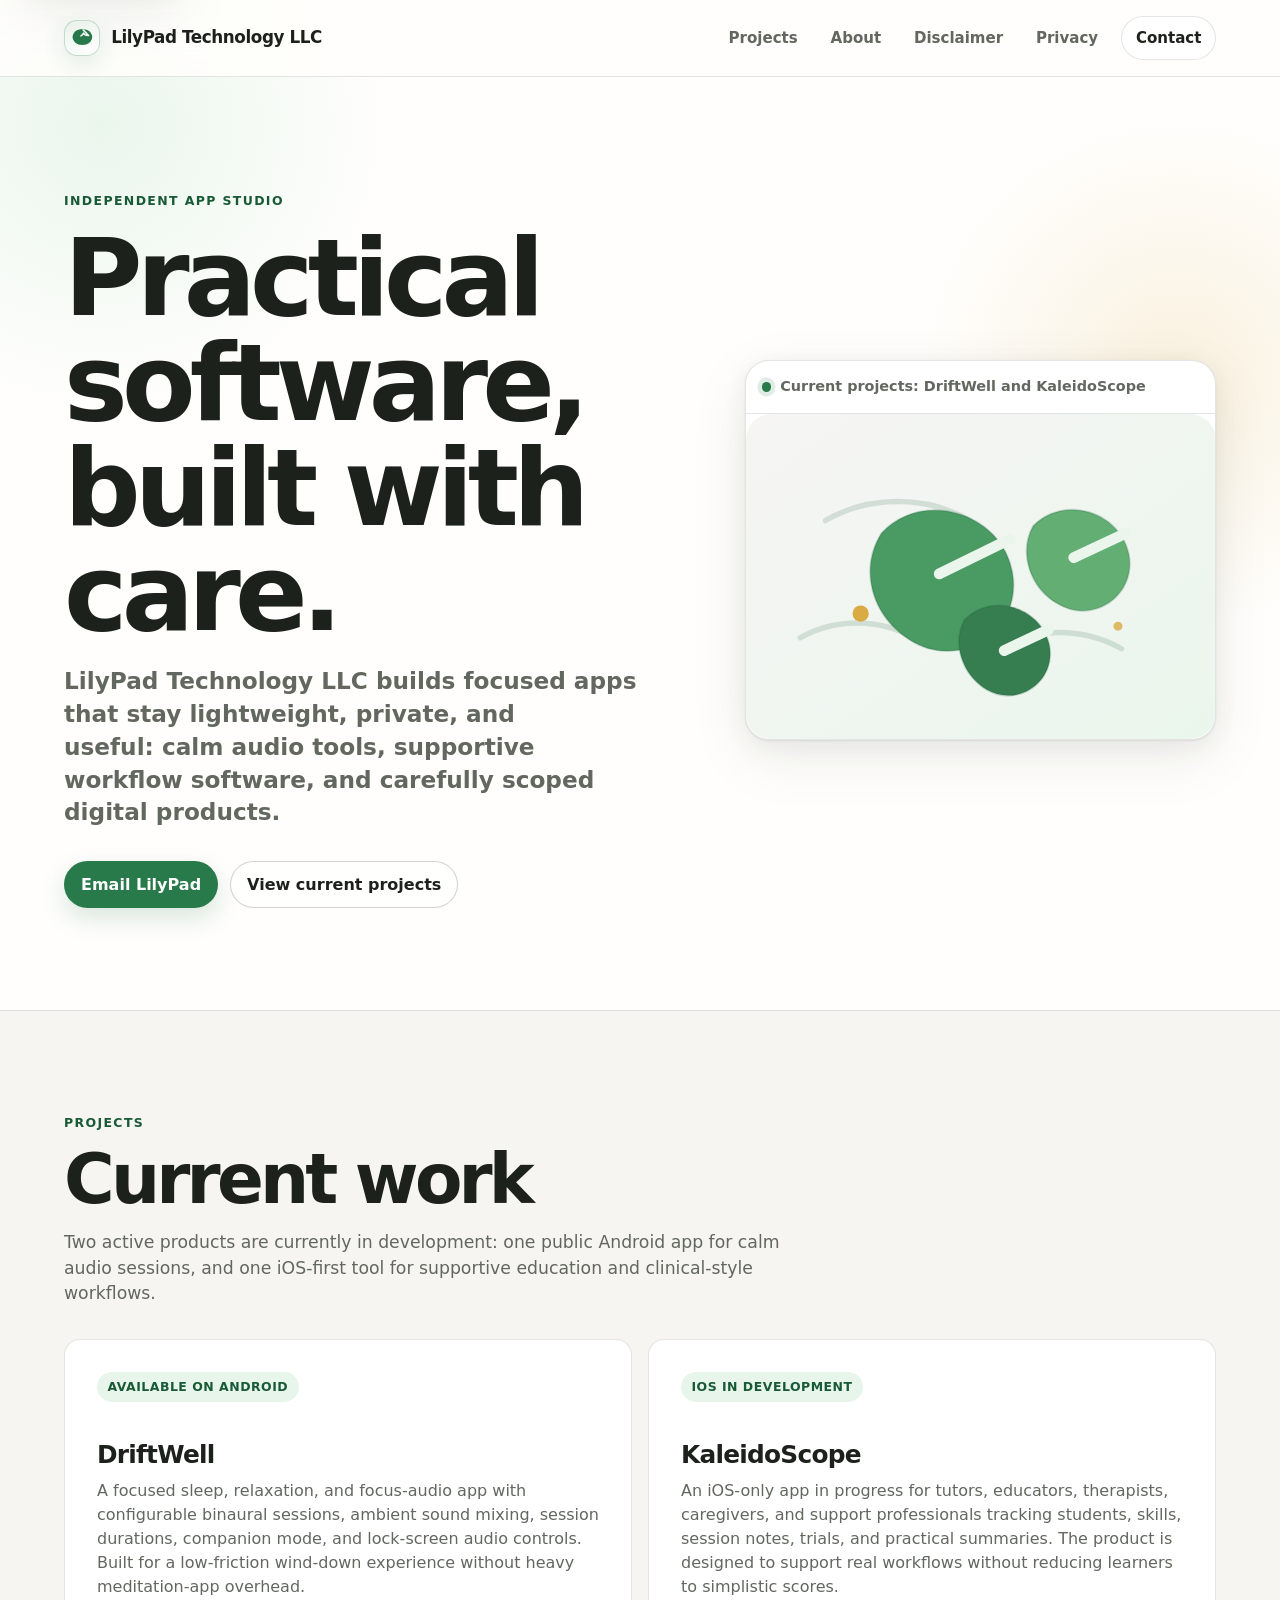
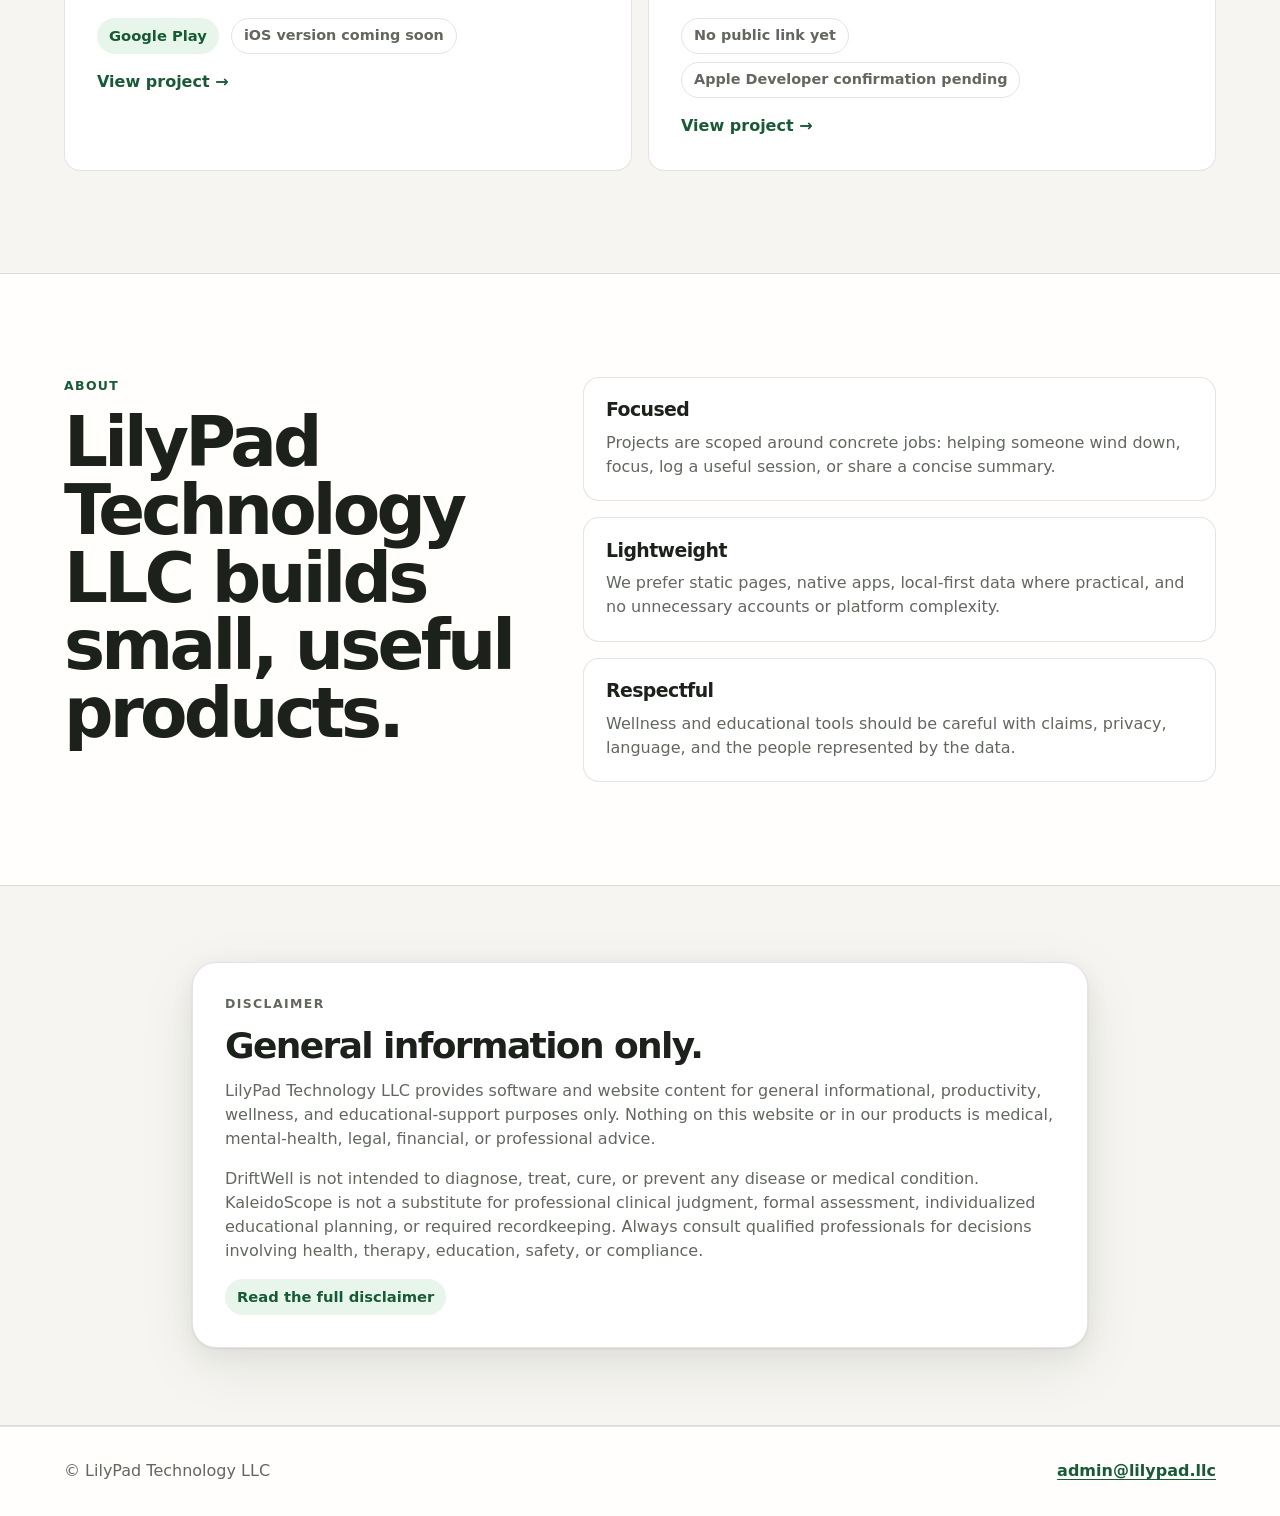
<file: index.html>
<!doctype html>
<html lang="en">
<head>
  <meta charset="utf-8" />
  <meta name="viewport" content="width=device-width, initial-scale=1" />
  <title>LilyPad Technology LLC — Portfolio</title>
  <meta name="description" content="LilyPad Technology LLC builds practical, lightweight apps including DriftWell and KaleidoScope." />
  <meta name="email" content="admin@lilypad.llc" />
  <meta property="og:title" content="LilyPad Technology LLC — Portfolio" />
  <meta property="og:description" content="Practical, lightweight apps from LilyPad Technology LLC." />
  <meta property="og:type" content="website" />
  <meta property="og:url" content="https://lilypad.llc/" />
  <link rel="canonical" href="https://lilypad.llc/" />
  <link rel="stylesheet" href="/css/style.css" />
</head>
<body>
  <a class="skip-link" href="#main">Skip to content</a>

  <header class="site-header" aria-label="Site header">
    <div class="container header-inner">
      <a class="brand" href="/" aria-label="LilyPad Technology LLC home">
        <span class="brand-mark" aria-hidden="true">
          <svg viewBox="0 0 48 48" role="img" focusable="false">
            <path d="M24 6c10.49 0 19 6.94 19 15.5S34.49 37 24 37 5 30.06 5 21.5 13.51 6 24 6Z" />
            <path d="M25.5 7.5 36 18.25c-4.84.17-8.17-1.28-10-4.35-.87 2.03-2.47 3.75-4.8 5.16" />
            <circle cx="16.75" cy="23.25" r="2.4" />
          </svg>
        </span>
        <span>LilyPad Technology LLC</span>
      </a>

      <nav class="site-nav" aria-label="Primary navigation">
        <a href="#portfolio">Projects</a>
        <a href="#about">About</a>
        <a href="/disclaimer/">Disclaimer</a>
        <a href="/privacy/">Privacy</a>
        <a class="nav-contact" href="mailto:admin@lilypad.llc">Contact</a>
      </nav>
    </div>
  </header>

  <main id="main">
    <section class="hero section" aria-labelledby="hero-title">
      <div class="container hero-grid">
        <div class="hero-copy">
          <p class="eyebrow">Independent app studio</p>
          <h1 id="hero-title">Practical software, built with care.</h1>
          <p class="hero-lede">LilyPad Technology LLC builds focused apps that stay lightweight, private, and useful: calm audio tools, supportive workflow software, and carefully scoped digital products.</p>
          <div class="hero-actions" aria-label="Primary actions">
            <a class="button button-primary" href="mailto:admin@lilypad.llc">Email LilyPad</a>
            <a class="button button-secondary" href="#portfolio">View current projects</a>
          </div>
        </div>

        <div class="hero-card" aria-label="LilyPad Technology LLC profile summary">
          <div class="card-topline">
            <span class="status-dot" aria-hidden="true"></span>
            <span>Current projects: DriftWell and KaleidoScope</span>
          </div>
          <svg class="pond-art" viewBox="0 0 520 360" role="img" aria-labelledby="pond-title pond-desc" focusable="false">
            <title id="pond-title">Abstract lily pad pond illustration</title>
            <desc id="pond-desc">Soft green lily pads floating on a calm warm background.</desc>
            <defs>
              <linearGradient id="pondGradient" x1="0" y1="0" x2="1" y2="1">
                <stop offset="0" stop-color="#f6f5f4" />
                <stop offset="1" stop-color="#eaf6ec" />
              </linearGradient>
            </defs>
            <rect width="520" height="360" rx="28" fill="url(#pondGradient)" />
            <path class="ripple" d="M88 118c48-28 112-28 160 0M276 260c42-24 98-24 140 0M60 248c38-22 88-22 126 0" />
            <path class="pad pad-one" d="M150 132c45-49 133-23 145 43 12 65-58 111-114 75-42-27-56-78-31-118Z" />
            <path class="pad pad-two" d="M318 124c34-35 96-16 106 31 9 46-40 79-79 55-31-18-43-57-27-86Z" />
            <path class="pad pad-three" d="M242 228c30-31 85-14 94 28 8 40-35 70-70 49-27-17-38-51-24-77Z" />
            <path class="cut" d="M214 177 292 139" />
            <path class="cut" d="M363 159 421 132" />
            <path class="cut" d="M286 262 335 239" />
            <circle class="accent" cx="127" cy="221" r="9" />
            <circle class="accent accent-small" cx="412" cy="235" r="5" />
          </svg>
        </div>
      </div>
    </section>

    <section id="portfolio" class="section section-warm" aria-labelledby="portfolio-title">
      <div class="container">
        <div class="section-heading">
          <p class="eyebrow">Projects</p>
          <h2 id="portfolio-title">Current work</h2>
          <p>Two active products are currently in development: one public Android app for calm audio sessions, and one iOS-first tool for supportive education and clinical-style workflows.</p>
        </div>

        <div class="project-grid">
          <article class="project-card project-card-featured">
            <div class="project-meta">Available on Android</div>
            <h3><a href="/portfolio/driftwell/">DriftWell</a></h3>
            <p>A focused sleep, relaxation, and focus-audio app with configurable binaural sessions, ambient sound mixing, session durations, companion mode, and lock-screen audio controls. Built for a low-friction wind-down experience without heavy meditation-app overhead.</p>
            <div class="project-actions" aria-label="DriftWell links">
              <a class="inline-link" href="https://play.google.com/store/apps/details?id=com.driftwell.app">Google Play</a>
              <span class="project-note">iOS version coming soon</span>
            </div>
            <span class="project-link" aria-hidden="true">View project →</span>
          </article>

          <article class="project-card project-card-featured">
            <div class="project-meta">iOS in development</div>
            <h3><a href="/portfolio/kaleidoscope/">KaleidoScope</a></h3>
            <p>An iOS-only app in progress for tutors, educators, therapists, caregivers, and support professionals tracking students, skills, session notes, trials, and practical summaries. The product is designed to support real workflows without reducing learners to simplistic scores.</p>
            <div class="project-actions" aria-label="KaleidoScope status">
              <span class="project-note">No public link yet</span>
              <span class="project-note">Apple Developer confirmation pending</span>
            </div>
            <span class="project-link" aria-hidden="true">View project →</span>
          </article>
        </div>
      </div>
    </section>

    <section id="about" class="section" aria-labelledby="about-title">
      <div class="container approach-grid">
        <div>
          <p class="eyebrow">About</p>
          <h2 id="about-title">LilyPad Technology LLC builds small, useful products.</h2>
        </div>
        <div class="principles" aria-label="Company principles">
          <div class="principle">
            <h3>Focused</h3>
            <p>Projects are scoped around concrete jobs: helping someone wind down, focus, log a useful session, or share a concise summary.</p>
          </div>
          <div class="principle">
            <h3>Lightweight</h3>
            <p>We prefer static pages, native apps, local-first data where practical, and no unnecessary accounts or platform complexity.</p>
          </div>
          <div class="principle">
            <h3>Respectful</h3>
            <p>Wellness and educational tools should be careful with claims, privacy, language, and the people represented by the data.</p>
          </div>
        </div>
      </div>
    </section>

    <section id="disclaimer" class="section section-compact section-warm" aria-labelledby="disclaimer-title">
      <div class="container disclaimer-card">
        <p class="eyebrow">Disclaimer</p>
        <h2 id="disclaimer-title">General information only.</h2>
        <p>LilyPad Technology LLC provides software and website content for general informational, productivity, wellness, and educational-support purposes only. Nothing on this website or in our products is medical, mental-health, legal, financial, or professional advice.</p>
        <p>DriftWell is not intended to diagnose, treat, cure, or prevent any disease or medical condition. KaleidoScope is not a substitute for professional clinical judgment, formal assessment, individualized educational planning, or required recordkeeping. Always consult qualified professionals for decisions involving health, therapy, education, safety, or compliance.</p>
        <p><a class="inline-link" href="/disclaimer/">Read the full disclaimer</a></p>
      </div>
    </section>
  </main>

  <footer class="site-footer">
    <div class="container footer-inner">
      <p>© <span aria-label="LilyPad Technology LLC">LilyPad Technology LLC</span></p>
      <a href="mailto:admin@lilypad.llc">admin@lilypad.llc</a>
    </div>
  </footer>
</body>
</html>
</file>
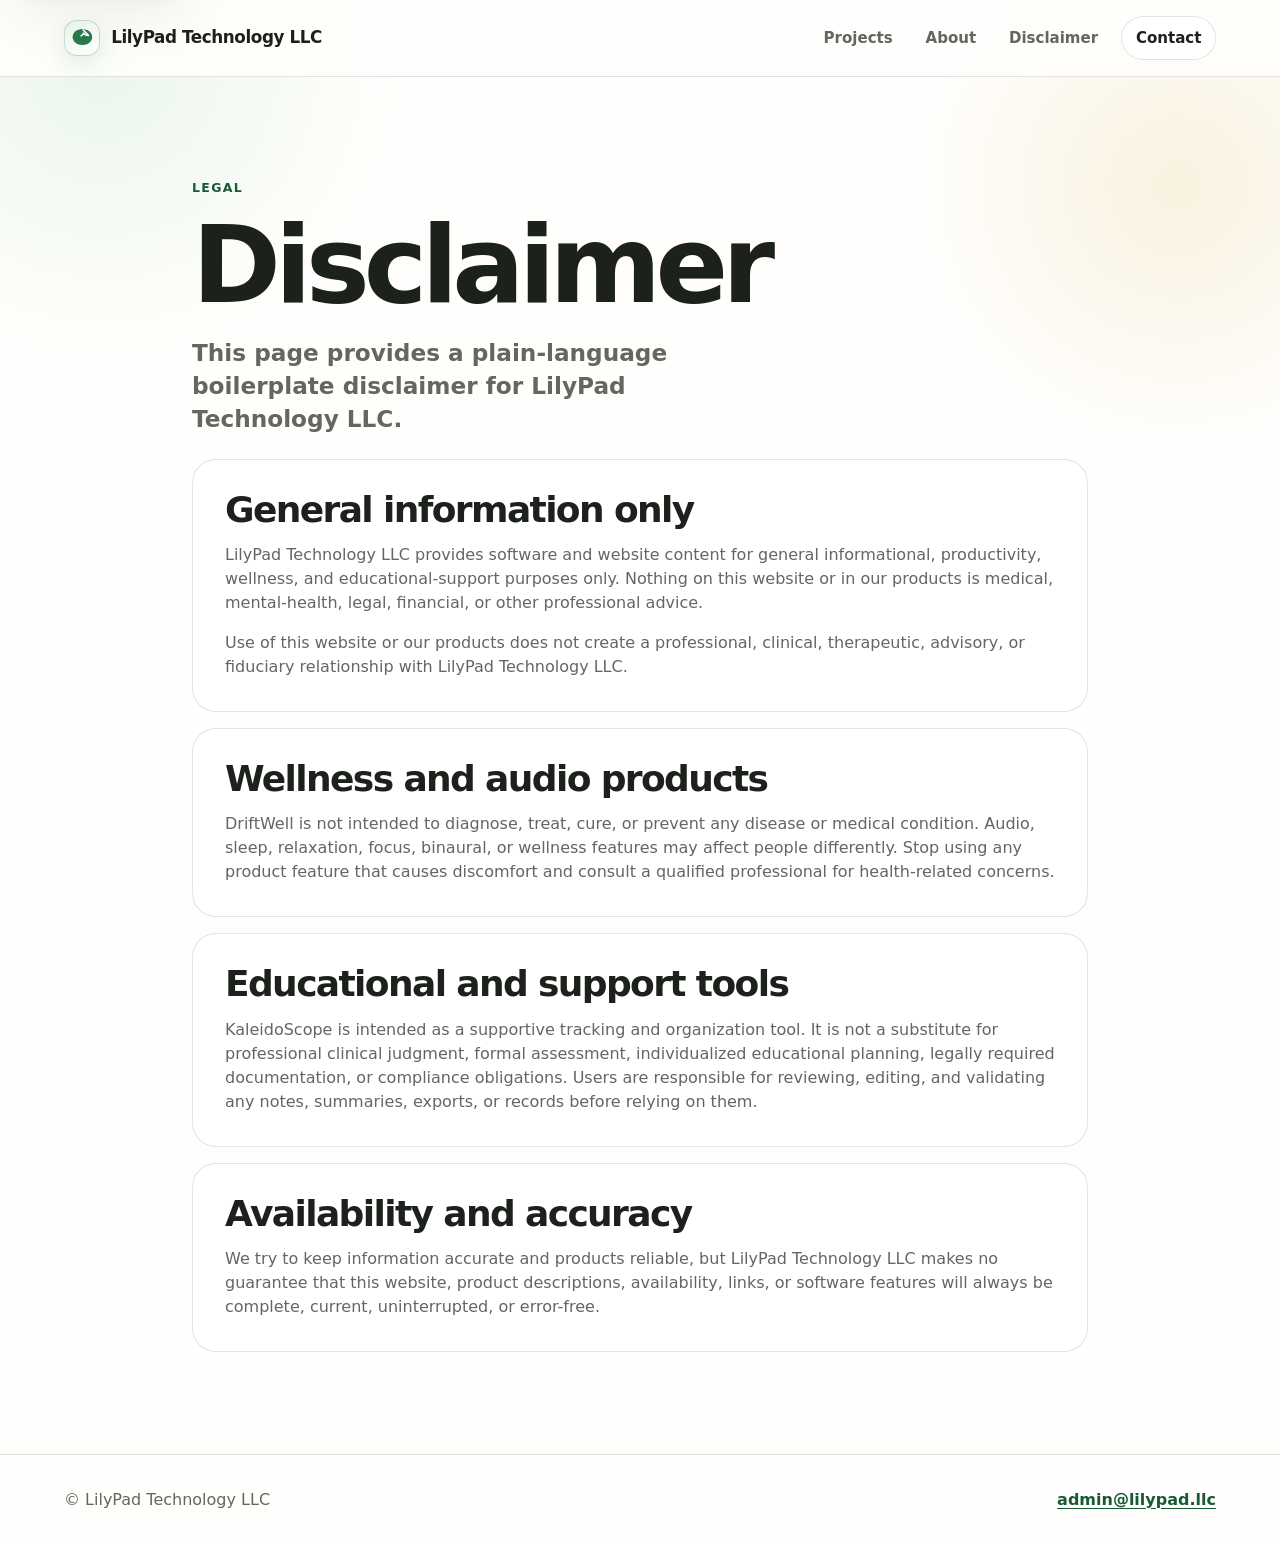
<file: disclaimer/index.html>
<!doctype html>
<html lang="en">
<head>
  <meta charset="utf-8" />
  <meta name="viewport" content="width=device-width, initial-scale=1" />
  <title>Disclaimer — LilyPad Technology LLC</title>
  <meta name="description" content="General disclaimer for LilyPad Technology LLC." />
  <link rel="canonical" href="https://lilypad.llc/disclaimer/" />
  <link rel="stylesheet" href="/css/style.css" />
</head>
<body>
  <a class="skip-link" href="#main">Skip to content</a>

  <header class="site-header" aria-label="Site header">
    <div class="container header-inner">
      <a class="brand" href="/" aria-label="LilyPad Technology LLC home">
        <span class="brand-mark" aria-hidden="true">
          <svg viewBox="0 0 48 48" role="img" focusable="false">
            <path d="M24 6c10.49 0 19 6.94 19 15.5S34.49 37 24 37 5 30.06 5 21.5 13.51 6 24 6Z" />
            <path d="M25.5 7.5 36 18.25c-4.84.17-8.17-1.28-10-4.35-.87 2.03-2.47 3.75-4.8 5.16" />
            <circle cx="16.75" cy="23.25" r="2.4" />
          </svg>
        </span>
        <span>LilyPad Technology LLC</span>
      </a>
      <nav class="site-nav" aria-label="Primary navigation">
        <a href="/#portfolio">Projects</a>
        <a href="/#about">About</a>
        <a href="/#disclaimer">Disclaimer</a>
        <a class="nav-contact" href="mailto:admin@lilypad.llc">Contact</a>
      </nav>
    </div>
  </header>

  <main id="main">
    <article class="section project-detail">
      <div class="container readable-page">
        <p class="eyebrow">Legal</p>
        <h1>Disclaimer</h1>
        <p class="hero-lede">This page provides a plain-language boilerplate disclaimer for LilyPad Technology LLC.</p>

        <section class="legal-section" aria-labelledby="general-title">
          <h2 id="general-title">General information only</h2>
          <p>LilyPad Technology LLC provides software and website content for general informational, productivity, wellness, and educational-support purposes only. Nothing on this website or in our products is medical, mental-health, legal, financial, or other professional advice.</p>
          <p>Use of this website or our products does not create a professional, clinical, therapeutic, advisory, or fiduciary relationship with LilyPad Technology LLC.</p>
        </section>

        <section class="legal-section" aria-labelledby="wellness-title">
          <h2 id="wellness-title">Wellness and audio products</h2>
          <p>DriftWell is not intended to diagnose, treat, cure, or prevent any disease or medical condition. Audio, sleep, relaxation, focus, binaural, or wellness features may affect people differently. Stop using any product feature that causes discomfort and consult a qualified professional for health-related concerns.</p>
        </section>

        <section class="legal-section" aria-labelledby="education-title">
          <h2 id="education-title">Educational and support tools</h2>
          <p>KaleidoScope is intended as a supportive tracking and organization tool. It is not a substitute for professional clinical judgment, formal assessment, individualized educational planning, legally required documentation, or compliance obligations. Users are responsible for reviewing, editing, and validating any notes, summaries, exports, or records before relying on them.</p>
        </section>

        <section class="legal-section" aria-labelledby="availability-title">
          <h2 id="availability-title">Availability and accuracy</h2>
          <p>We try to keep information accurate and products reliable, but LilyPad Technology LLC makes no guarantee that this website, product descriptions, availability, links, or software features will always be complete, current, uninterrupted, or error-free.</p>
        </section>
      </div>
    </article>
  </main>

  <footer class="site-footer">
    <div class="container footer-inner">
      <p>© <span aria-label="LilyPad Technology LLC">LilyPad Technology LLC</span></p>
      <a href="mailto:admin@lilypad.llc">admin@lilypad.llc</a>
    </div>
  </footer>
</body>
</html>
</file>
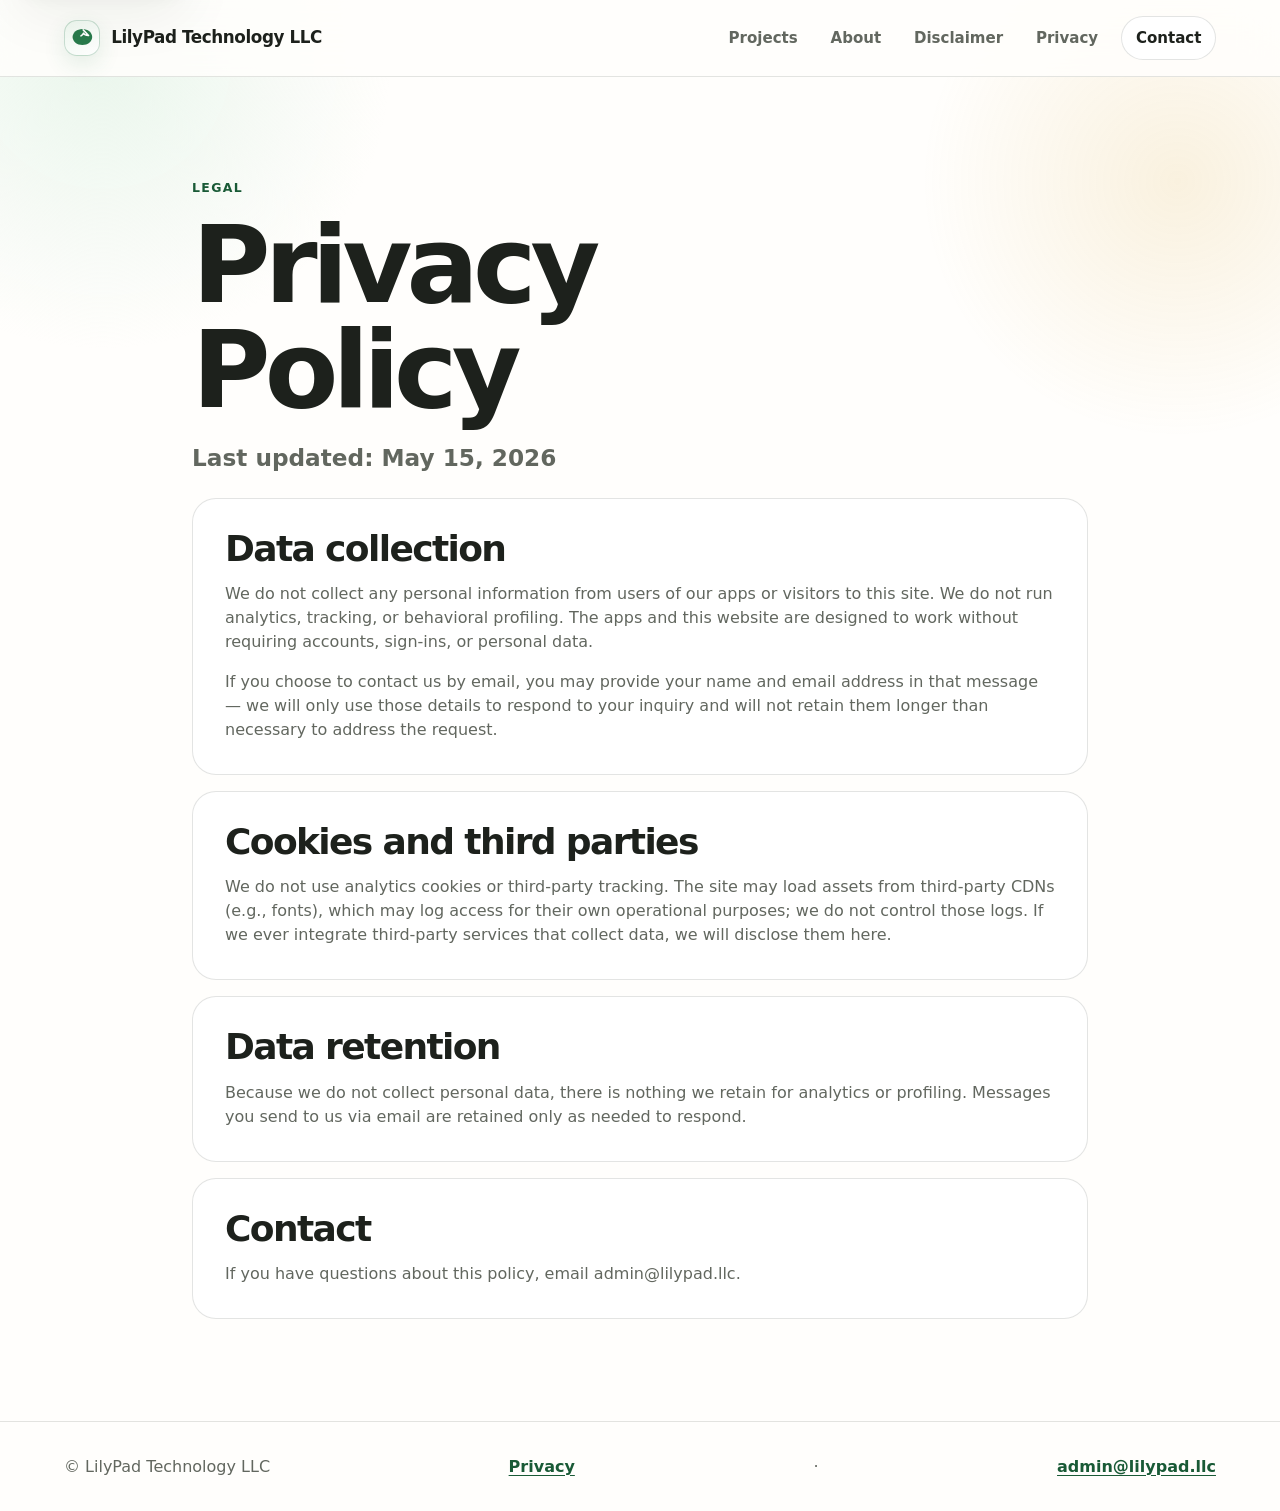
<file: privacy/index.html>
<!doctype html>
<html lang="en">
<head>
  <meta charset="utf-8" />
  <meta name="viewport" content="width=device-width, initial-scale=1" />
  <title>Privacy Policy — LilyPad Technology LLC</title>
  <meta name="description" content="Privacy policy for LilyPad Technology LLC." />
  <link rel="canonical" href="https://lilypad.llc/privacy/" />
  <link rel="stylesheet" href="/css/style.css" />
</head>
<body>
  <a class="skip-link" href="#main">Skip to content</a>

  <header class="site-header" aria-label="Site header">
    <div class="container header-inner">
      <a class="brand" href="/" aria-label="LilyPad Technology LLC home">
        <span class="brand-mark" aria-hidden="true">
          <svg viewBox="0 0 48 48" role="img" focusable="false">
            <path d="M24 6c10.49 0 19 6.94 19 15.5S34.49 37 24 37 5 30.06 5 21.5 13.51 6 24 6Z" />
            <path d="M25.5 7.5 36 18.25c-4.84.17-8.17-1.28-10-4.35-.87 2.03-2.47 3.75-4.8 5.16" />
            <circle cx="16.75" cy="23.25" r="2.4" />
          </svg>
        </span>
        <span>LilyPad Technology LLC</span>
      </a>
      <nav class="site-nav" aria-label="Primary navigation">
        <a href="/#portfolio">Projects</a>
        <a href="/#about">About</a>
        <a href="/disclaimer/">Disclaimer</a>
        <a href="/privacy/">Privacy</a>
        <a class="nav-contact" href="mailto:admin@lilypad.llc">Contact</a>
      </nav>
    </div>
  </header>

  <main id="main">
    <article class="section project-detail">
      <div class="container readable-page">
        <p class="eyebrow">Legal</p>
        <h1>Privacy Policy</h1>
        <p class="hero-lede">Last updated: May 15, 2026</p>

        <section class="legal-section" aria-labelledby="collection-title">
          <h2 id="collection-title">Data collection</h2>
          <p>We do not collect any personal information from users of our apps or visitors to this site. We do not run analytics, tracking, or behavioral profiling. The apps and this website are designed to work without requiring accounts, sign-ins, or personal data.</p>
          <p>If you choose to contact us by email, you may provide your name and email address in that message — we will only use those details to respond to your inquiry and will not retain them longer than necessary to address the request.</p>
        </section>

        <section class="legal-section" aria-labelledby="cookies-title">
          <h2 id="cookies-title">Cookies and third parties</h2>
          <p>We do not use analytics cookies or third-party tracking. The site may load assets from third-party CDNs (e.g., fonts), which may log access for their own operational purposes; we do not control those logs. If we ever integrate third-party services that collect data, we will disclose them here.</p>
        </section>

        <section class="legal-section" aria-labelledby="retention-title">
          <h2 id="retention-title">Data retention</h2>
          <p>Because we do not collect personal data, there is nothing we retain for analytics or profiling. Messages you send to us via email are retained only as needed to respond.</p>
        </section>

        <section class="legal-section" aria-labelledby="contact-title">
          <h2 id="contact-title">Contact</h2>
          <p>If you have questions about this policy, email admin@lilypad.llc.</p>
        </section>
      </div>
    </article>
  </main>

  <footer class="site-footer">
    <div class="container footer-inner">
      <p>© <span aria-label="LilyPad Technology LLC">LilyPad Technology LLC</span></p>
      <a href="/privacy/">Privacy</a> · <a href="mailto:admin@lilypad.llc">admin@lilypad.llc</a>
    </div>
  </footer>
</body>
</html>
</file>
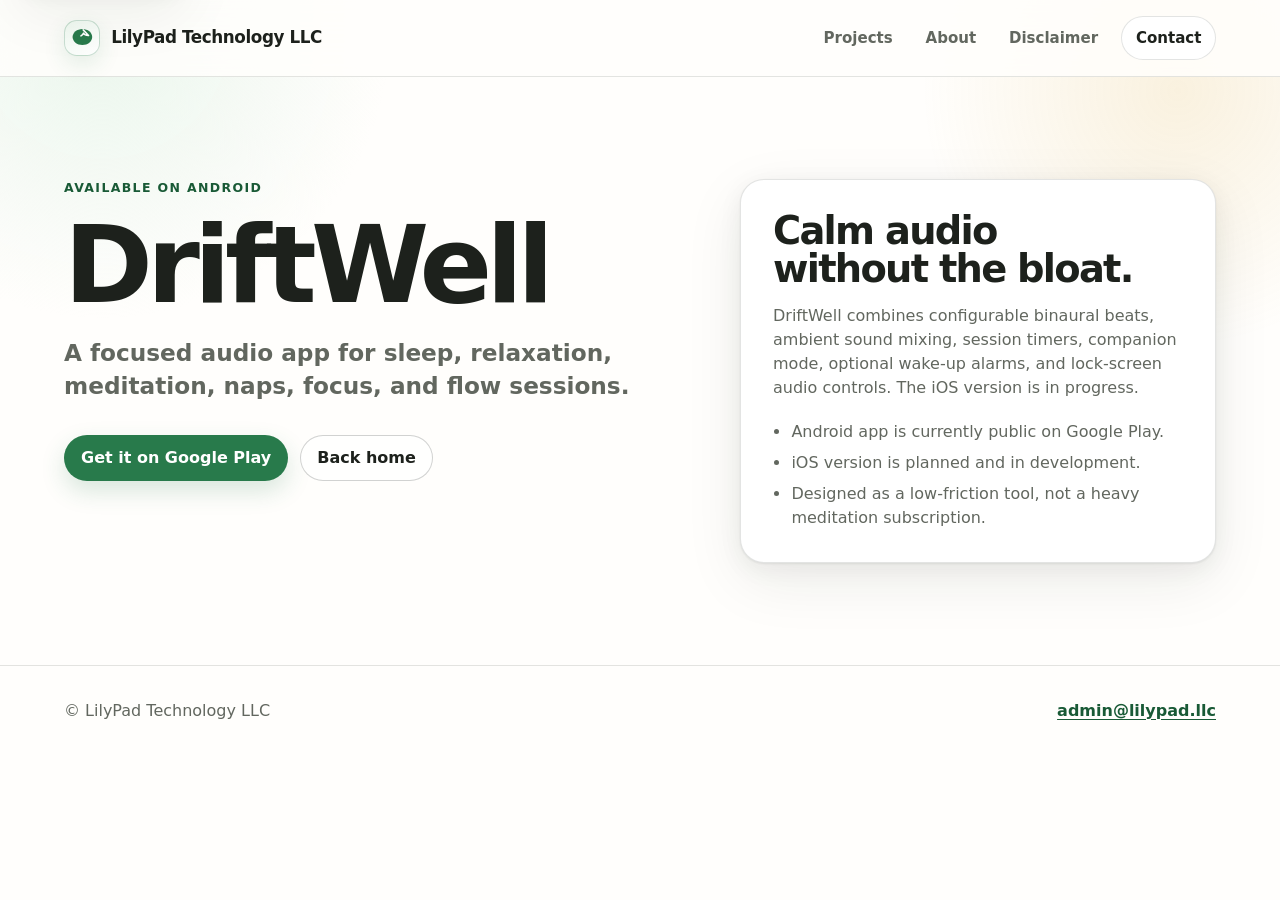
<file: portfolio/driftwell/index.html>
<!doctype html>
<html lang="en">
<head>
  <meta charset="utf-8" />
  <meta name="viewport" content="width=device-width, initial-scale=1" />
  <title>DriftWell — LilyPad Technology LLC</title>
  <meta name="description" content="DriftWell is a sleep, relaxation, and focus-audio app from LilyPad Technology LLC, available now on Android." />
  <link rel="canonical" href="https://lilypad.llc/portfolio/driftwell/" />
  <link rel="stylesheet" href="/css/style.css" />
</head>
<body>
  <a class="skip-link" href="#main">Skip to content</a>

  <header class="site-header" aria-label="Site header">
    <div class="container header-inner">
      <a class="brand" href="/" aria-label="LilyPad Technology LLC home">
        <span class="brand-mark" aria-hidden="true">
          <svg viewBox="0 0 48 48" role="img" focusable="false">
            <path d="M24 6c10.49 0 19 6.94 19 15.5S34.49 37 24 37 5 30.06 5 21.5 13.51 6 24 6Z" />
            <path d="M25.5 7.5 36 18.25c-4.84.17-8.17-1.28-10-4.35-.87 2.03-2.47 3.75-4.8 5.16" />
            <circle cx="16.75" cy="23.25" r="2.4" />
          </svg>
        </span>
        <span>LilyPad Technology LLC</span>
      </a>
      <nav class="site-nav" aria-label="Primary navigation">
        <a href="/#portfolio">Projects</a>
        <a href="/#about">About</a>
        <a href="/#disclaimer">Disclaimer</a>
        <a class="nav-contact" href="mailto:admin@lilypad.llc">Contact</a>
      </nav>
    </div>
  </header>

  <main id="main">
    <article class="section project-detail">
      <div class="container detail-grid">
        <div>
          <p class="eyebrow">Available on Android</p>
          <h1>DriftWell</h1>
          <p class="hero-lede">A focused audio app for sleep, relaxation, meditation, naps, focus, and flow sessions.</p>
          <div class="hero-actions">
            <a class="button button-primary" href="https://play.google.com/store/apps/details?id=com.driftwell.app">Get it on Google Play</a>
            <a class="button button-secondary" href="/">Back home</a>
          </div>
        </div>
        <div class="detail-card">
          <h2>Calm audio without the bloat.</h2>
          <p>DriftWell combines configurable binaural beats, ambient sound mixing, session timers, companion mode, optional wake-up alarms, and lock-screen audio controls. The iOS version is in progress.</p>
          <ul class="detail-list">
            <li>Android app is currently public on Google Play.</li>
            <li>iOS version is planned and in development.</li>
            <li>Designed as a low-friction tool, not a heavy meditation subscription.</li>
          </ul>
        </div>
      </div>
    </article>
  </main>

  <footer class="site-footer">
    <div class="container footer-inner">
      <p>© <span aria-label="LilyPad Technology LLC">LilyPad Technology LLC</span></p>
      <a href="mailto:admin@lilypad.llc">admin@lilypad.llc</a>
    </div>
  </footer>
</body>
</html>
</file>
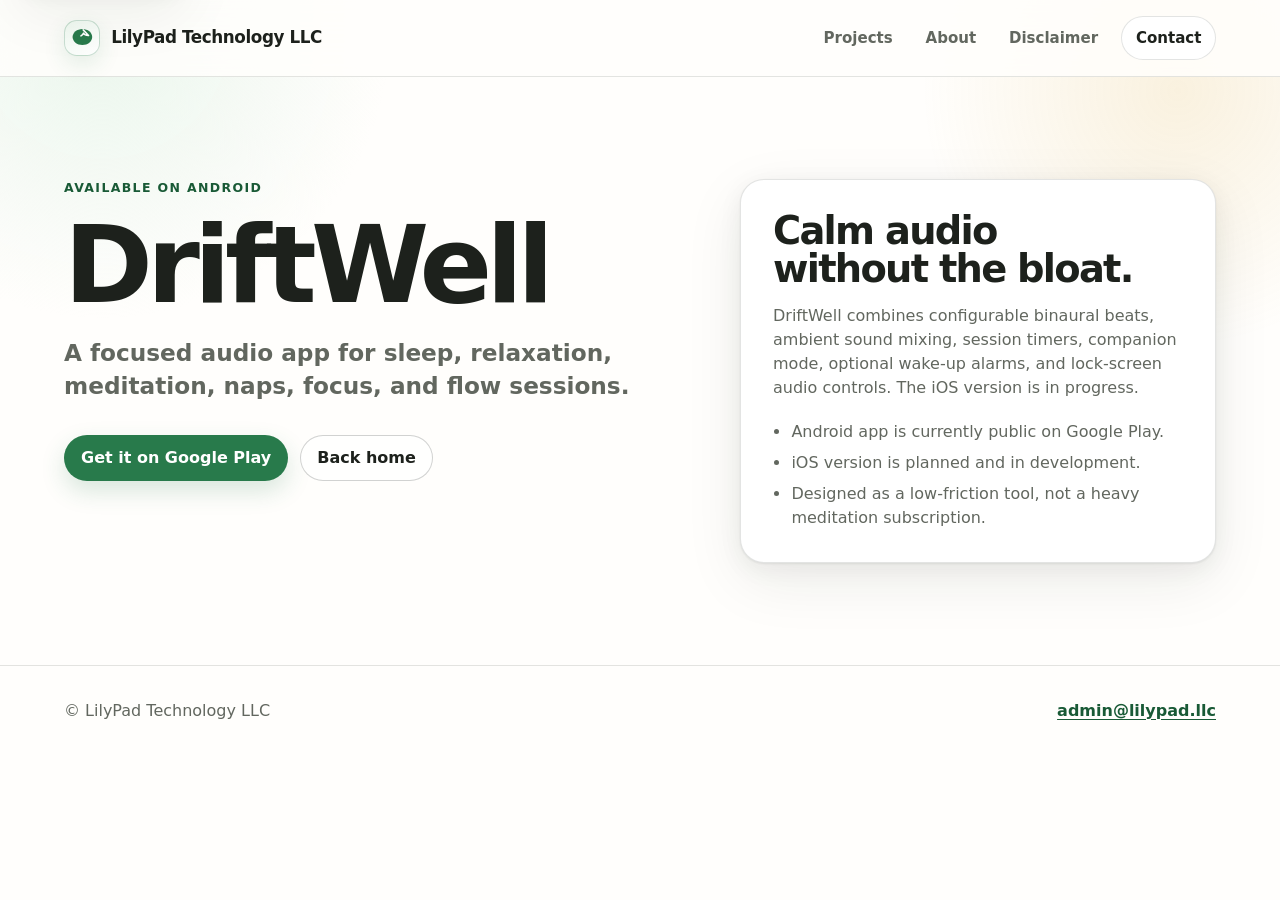
<file: portfolio/item1/index.html>
<!doctype html>
<html lang="en">
<head>
  <meta charset="utf-8" />
  <meta name="viewport" content="width=device-width, initial-scale=1" />
  <meta http-equiv="refresh" content="0; url=/portfolio/driftwell/" />
  <title>Redirecting to DriftWell — LilyPad Technology LLC</title>
  <link rel="canonical" href="https://lilypad.llc/portfolio/driftwell/" />
  <link rel="stylesheet" href="/css/style.css" />
</head>
<body>
  <main id="main" class="section">
    <div class="container readable-page">
      <p class="eyebrow">Redirecting</p>
      <h1>DriftWell</h1>
      <p class="hero-lede">This project page has moved to <a href="/portfolio/driftwell/">/portfolio/driftwell/</a>.</p>
    </div>
  </main>
</body>
</html>
</file>
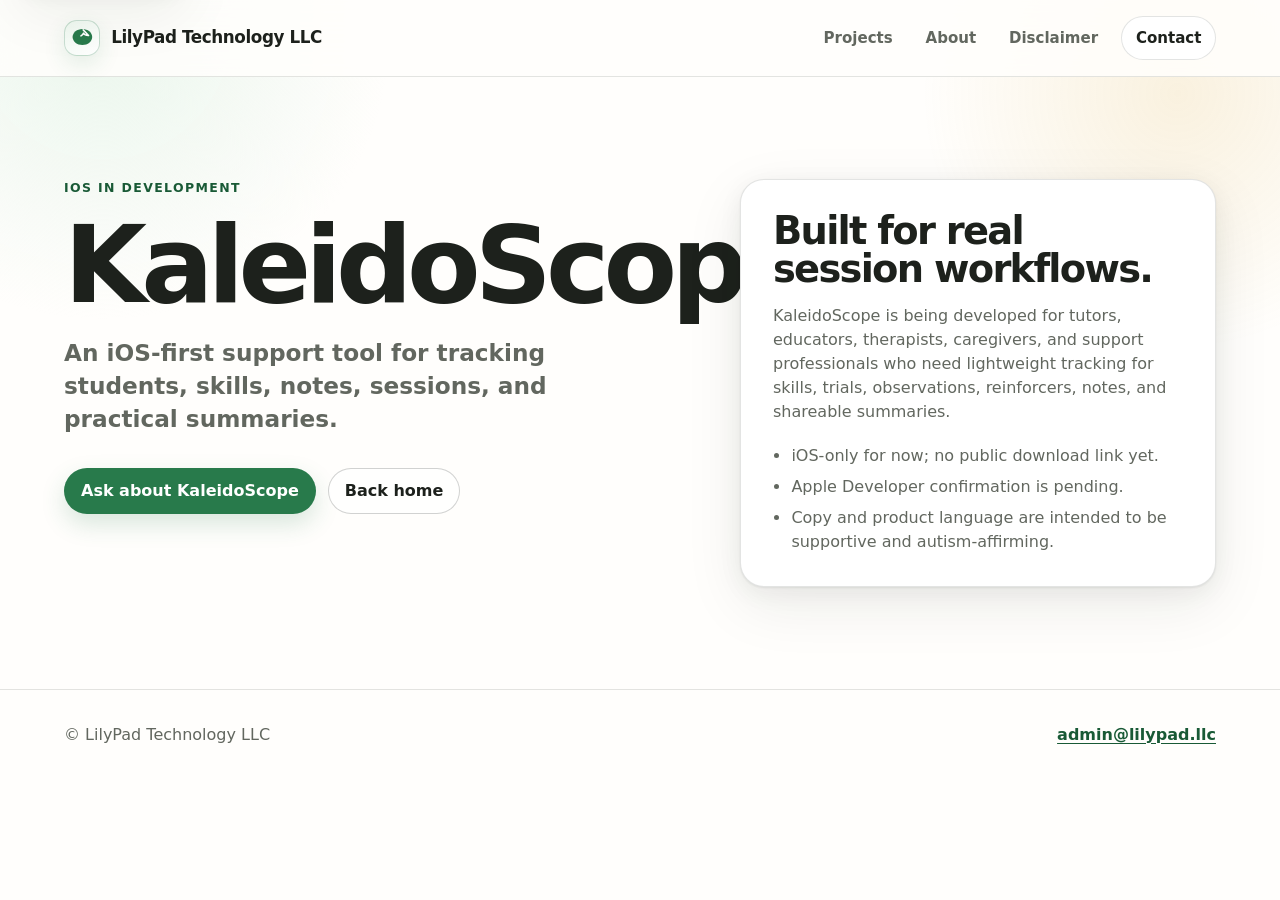
<file: portfolio/item2/index.html>
<!doctype html>
<html lang="en">
<head>
  <meta charset="utf-8" />
  <meta name="viewport" content="width=device-width, initial-scale=1" />
  <meta http-equiv="refresh" content="0; url=/portfolio/kaleidoscope/" />
  <title>Redirecting to KaleidoScope — LilyPad Technology LLC</title>
  <link rel="canonical" href="https://lilypad.llc/portfolio/kaleidoscope/" />
  <link rel="stylesheet" href="/css/style.css" />
</head>
<body>
  <main id="main" class="section">
    <div class="container readable-page">
      <p class="eyebrow">Redirecting</p>
      <h1>KaleidoScope</h1>
      <p class="hero-lede">This project page has moved to <a href="/portfolio/kaleidoscope/">/portfolio/kaleidoscope/</a>.</p>
    </div>
  </main>
</body>
</html>
</file>
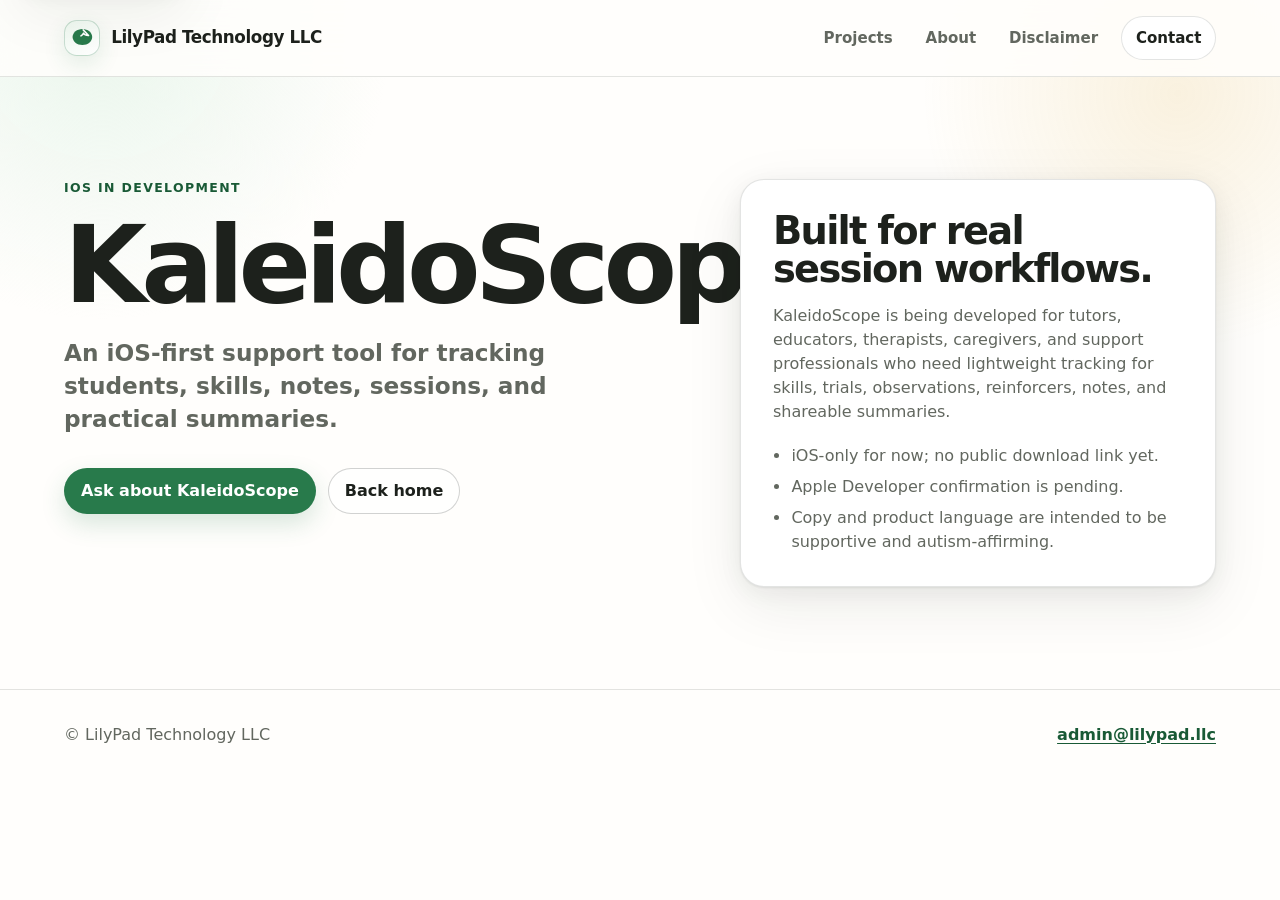
<file: portfolio/kaleidoscope/index.html>
<!doctype html>
<html lang="en">
<head>
  <meta charset="utf-8" />
  <meta name="viewport" content="width=device-width, initial-scale=1" />
  <title>KaleidoScope — LilyPad Technology LLC</title>
  <meta name="description" content="KaleidoScope is an iOS-only app in development from LilyPad Technology LLC for supportive educational and clinical-style session tracking." />
  <link rel="canonical" href="https://lilypad.llc/portfolio/kaleidoscope/" />
  <link rel="stylesheet" href="/css/style.css" />
</head>
<body>
  <a class="skip-link" href="#main">Skip to content</a>

  <header class="site-header" aria-label="Site header">
    <div class="container header-inner">
      <a class="brand" href="/" aria-label="LilyPad Technology LLC home">
        <span class="brand-mark" aria-hidden="true">
          <svg viewBox="0 0 48 48" role="img" focusable="false">
            <path d="M24 6c10.49 0 19 6.94 19 15.5S34.49 37 24 37 5 30.06 5 21.5 13.51 6 24 6Z" />
            <path d="M25.5 7.5 36 18.25c-4.84.17-8.17-1.28-10-4.35-.87 2.03-2.47 3.75-4.8 5.16" />
            <circle cx="16.75" cy="23.25" r="2.4" />
          </svg>
        </span>
        <span>LilyPad Technology LLC</span>
      </a>
      <nav class="site-nav" aria-label="Primary navigation">
        <a href="/#portfolio">Projects</a>
        <a href="/#about">About</a>
        <a href="/#disclaimer">Disclaimer</a>
        <a class="nav-contact" href="mailto:admin@lilypad.llc">Contact</a>
      </nav>
    </div>
  </header>

  <main id="main">
    <article class="section project-detail">
      <div class="container detail-grid">
        <div>
          <p class="eyebrow">iOS in development</p>
          <h1>KaleidoScope</h1>
          <p class="hero-lede">An iOS-first support tool for tracking students, skills, notes, sessions, and practical summaries.</p>
          <div class="hero-actions">
            <a class="button button-primary" href="mailto:admin@lilypad.llc">Ask about KaleidoScope</a>
            <a class="button button-secondary" href="/">Back home</a>
          </div>
        </div>
        <div class="detail-card">
          <h2>Built for real session workflows.</h2>
          <p>KaleidoScope is being developed for tutors, educators, therapists, caregivers, and support professionals who need lightweight tracking for skills, trials, observations, reinforcers, notes, and shareable summaries.</p>
          <ul class="detail-list">
            <li>iOS-only for now; no public download link yet.</li>
            <li>Apple Developer confirmation is pending.</li>
            <li>Copy and product language are intended to be supportive and autism-affirming.</li>
          </ul>
        </div>
      </div>
    </article>
  </main>

  <footer class="site-footer">
    <div class="container footer-inner">
      <p>© <span aria-label="LilyPad Technology LLC">LilyPad Technology LLC</span></p>
      <a href="mailto:admin@lilypad.llc">admin@lilypad.llc</a>
    </div>
  </footer>
</body>
</html>
</file>
<file: css/style.css>
:root {
  color-scheme: light;
  --bg: #fffefc;
  --surface: #ffffff;
  --surface-warm: #f6f5f1;
  --surface-green: #eef7ef;
  --ink: #1d211c;
  --muted: #62675f;
  --soft: #8a9085;
  --border: rgba(29, 33, 28, 0.12);
  --border-strong: rgba(29, 33, 28, 0.2);
  --accent: #287a4b;
  --accent-strong: #195a36;
  --accent-soft: #e8f5eb;
  --gold: #d8a431;
  --focus: #0b6fcb;
  --shadow: 0 18px 60px rgba(29, 33, 28, 0.08), 0 6px 24px rgba(29, 33, 28, 0.06), 0 1px 2px rgba(29, 33, 28, 0.08);
  --radius-sm: 0.5rem;
  --radius-md: 1rem;
  --radius-lg: 1.5rem;
  --container: 72rem;
}

* {
  box-sizing: border-box;
}

html {
  background: var(--bg);
  color: var(--ink);
  font-family: ui-sans-serif, system-ui, -apple-system, BlinkMacSystemFont, "Segoe UI", Roboto, Helvetica, Arial, sans-serif;
  line-height: 1.5;
  scroll-behavior: smooth;
}

body {
  margin: 0;
  min-width: 20rem;
  background:
    radial-gradient(circle at 8% 4%, rgba(232, 245, 235, 0.9), transparent 18rem),
    radial-gradient(circle at 92% 12%, rgba(216, 164, 49, 0.14), transparent 16rem),
    var(--bg);
  color: var(--ink);
  text-rendering: optimizeLegibility;
  -webkit-font-smoothing: antialiased;
}

img,
svg {
  max-width: 100%;
}

a {
  color: var(--accent-strong);
  text-underline-offset: 0.18em;
  text-decoration-thickness: 0.08em;
}

a:hover {
  color: var(--accent);
}

a:focus-visible,
button:focus-visible {
  outline: 3px solid var(--focus);
  outline-offset: 3px;
  border-radius: var(--radius-sm);
}

::selection {
  background: #d7f1dd;
  color: var(--ink);
}

.skip-link {
  position: absolute;
  left: 1rem;
  top: 1rem;
  z-index: 20;
  transform: translateY(-150%);
  border: 1px solid var(--border-strong);
  border-radius: 999px;
  background: var(--surface);
  color: var(--ink);
  padding: 0.75rem 1rem;
  font-weight: 700;
  text-decoration: none;
  box-shadow: var(--shadow);
}

.skip-link:focus {
  transform: translateY(0);
}

.container {
  width: min(100% - 2rem, var(--container));
  margin-inline: auto;
}

.site-header {
  border-bottom: 1px solid var(--border);
  background: rgba(255, 254, 252, 0.86);
  backdrop-filter: blur(18px);
}

.header-inner,
.footer-inner {
  display: flex;
  align-items: center;
  justify-content: space-between;
  gap: 1rem;
}

.header-inner {
  min-height: 4.75rem;
}

.brand {
  display: inline-flex;
  align-items: center;
  gap: 0.7rem;
  min-height: 2.75rem;
  color: var(--ink);
  font-size: 1.05rem;
  font-weight: 800;
  letter-spacing: -0.025em;
  text-decoration: none;
}

.brand-mark {
  display: grid;
  width: 2.25rem;
  height: 2.25rem;
  place-items: center;
  border: 1px solid rgba(40, 122, 75, 0.24);
  border-radius: 0.8rem;
  background: linear-gradient(145deg, #eef8ef, #ffffff);
  box-shadow: 0 8px 22px rgba(40, 122, 75, 0.12);
}

.brand-mark svg {
  width: 1.55rem;
  height: 1.55rem;
}

.brand-mark path:first-child,
.brand-mark circle {
  fill: var(--accent);
}

.brand-mark path:nth-child(2) {
  fill: none;
  stroke: var(--surface);
  stroke-linecap: round;
  stroke-linejoin: round;
  stroke-width: 3;
}

.site-nav {
  display: flex;
  align-items: center;
  gap: 0.35rem;
}

.site-nav a {
  display: inline-flex;
  align-items: center;
  min-height: 2.75rem;
  border-radius: 999px;
  color: var(--muted);
  font-size: 0.94rem;
  font-weight: 700;
  padding: 0 0.85rem;
  text-decoration: none;
}

.site-nav a:hover {
  background: rgba(40, 122, 75, 0.08);
  color: var(--accent-strong);
}

.site-nav .nav-contact {
  margin-left: 0.25rem;
  border: 1px solid var(--border);
  background: var(--surface);
  color: var(--ink);
}

.section {
  padding: clamp(4rem, 8vw, 7.5rem) 0;
}

.section-warm {
  background: var(--surface-warm);
  border-block: 1px solid var(--border);
}

.hero {
  padding-top: clamp(4rem, 9vw, 8.5rem);
}

.hero-grid {
  display: grid;
  grid-template-columns: minmax(0, 1.02fr) minmax(20rem, 0.78fr);
  gap: clamp(2rem, 5vw, 5rem);
  align-items: center;
}

.eyebrow {
  margin: 0 0 0.85rem;
  color: var(--accent-strong);
  font-size: 0.78rem;
  font-weight: 800;
  letter-spacing: 0.11em;
  text-transform: uppercase;
}

h1,
h2,
h3,
p {
  margin-top: 0;
}

h1,
h2 {
  color: var(--ink);
  letter-spacing: -0.055em;
  line-height: 0.98;
  text-wrap: balance;
}

h1 {
  max-width: 11ch;
  margin-bottom: 1.25rem;
  font-size: clamp(3.25rem, 10vw, 6.7rem);
}

h2 {
  margin-bottom: 1rem;
  font-size: clamp(2.2rem, 5.4vw, 4.45rem);
}

h3 {
  margin-bottom: 0.6rem;
  color: var(--ink);
  font-size: clamp(1.25rem, 2vw, 1.55rem);
  letter-spacing: -0.03em;
  line-height: 1.15;
}

.hero-lede {
  max-width: 39rem;
  color: var(--muted);
  font-size: clamp(1.15rem, 2.2vw, 1.45rem);
  font-weight: 560;
  line-height: 1.42;
  text-wrap: pretty;
}

.hero-actions {
  display: flex;
  flex-wrap: wrap;
  gap: 0.75rem;
  margin-top: 2rem;
}

.button {
  display: inline-flex;
  align-items: center;
  justify-content: center;
  min-height: 2.9rem;
  border: 1px solid transparent;
  border-radius: 999px;
  padding: 0.75rem 1rem;
  font-weight: 800;
  line-height: 1;
  text-decoration: none;
  transition: transform 160ms ease, background-color 160ms ease, border-color 160ms ease, color 160ms ease;
}

.button:hover {
  transform: translateY(-1px);
}

.button-primary {
  background: var(--accent);
  color: #ffffff;
  box-shadow: 0 10px 24px rgba(40, 122, 75, 0.18);
}

.button-primary:hover {
  background: var(--accent-strong);
  color: #ffffff;
}

.button-secondary {
  border-color: var(--border-strong);
  background: rgba(255, 255, 255, 0.74);
  color: var(--ink);
}

.button-secondary:hover {
  background: var(--surface);
  color: var(--ink);
}

.hero-card {
  overflow: hidden;
  border: 1px solid var(--border);
  border-radius: var(--radius-lg);
  background: var(--surface);
  box-shadow: var(--shadow);
}

.card-topline {
  display: flex;
  align-items: center;
  gap: 0.55rem;
  min-height: 3.3rem;
  border-bottom: 1px solid var(--border);
  color: var(--muted);
  font-size: 0.9rem;
  font-weight: 720;
  padding: 0 1rem;
}

.status-dot {
  width: 0.62rem;
  height: 0.62rem;
  border-radius: 999px;
  background: var(--accent);
  box-shadow: 0 0 0 0.28rem rgba(40, 122, 75, 0.14);
}

.pond-art {
  display: block;
  width: 100%;
  height: auto;
}

.ripple {
  fill: none;
  stroke: rgba(25, 90, 54, 0.15);
  stroke-linecap: round;
  stroke-width: 6;
}

.pad {
  fill: #4a9a63;
  stroke: rgba(25, 90, 54, 0.22);
  stroke-width: 2;
}

.pad-two {
  fill: #62ae73;
}

.pad-three {
  fill: #367d50;
}

.cut {
  fill: none;
  stroke: #eaf6ec;
  stroke-linecap: round;
  stroke-width: 12;
}

.accent {
  fill: var(--gold);
  opacity: 0.9;
}

.accent-small {
  opacity: 0.72;
}

.section-heading {
  max-width: 45rem;
  margin-bottom: 2rem;
}

.section-heading p:not(.eyebrow) {
  color: var(--muted);
  font-size: 1.08rem;
}

.project-grid {
  display: grid;
  grid-template-columns: repeat(2, minmax(0, 1fr));
  gap: 1rem;
}

.project-card,
.principle {
  border: 1px solid var(--border);
  border-radius: var(--radius-md);
  background: var(--surface);
}

.project-card {
  position: relative;
  min-height: 17rem;
  padding: clamp(1.25rem, 3vw, 2rem);
  transition: transform 180ms ease, box-shadow 180ms ease, border-color 180ms ease;
}

.project-card:hover {
  transform: translateY(-2px);
  border-color: rgba(40, 122, 75, 0.32);
  box-shadow: var(--shadow);
}

.project-card h3 a {
  color: var(--ink);
  text-decoration: none;
}

.project-card h3 a::after {
  content: "";
  position: absolute;
  inset: 0;
  border-radius: var(--radius-md);
}

.project-card h3 a:focus-visible {
  outline: none;
}

.project-card:focus-within {
  outline: 3px solid var(--focus);
  outline-offset: 3px;
}

.project-card p,
.principle p,
.disclaimer-card p,
.legal-section p {
  color: var(--muted);
  text-wrap: pretty;
}

.project-meta {
  display: inline-flex;
  margin-bottom: 2.4rem;
  border-radius: 999px;
  background: var(--accent-soft);
  color: var(--accent-strong);
  padding: 0.35rem 0.65rem;
  font-size: 0.78rem;
  font-weight: 800;
  letter-spacing: 0.04em;
  text-transform: uppercase;
}

.project-link {
  display: inline-flex;
  margin-top: 1rem;
  color: var(--accent-strong);
  font-weight: 800;
}

.project-actions {
  position: relative;
  z-index: 1;
  display: flex;
  flex-wrap: wrap;
  gap: 0.5rem 0.75rem;
  align-items: center;
  margin-top: 1.2rem;
}

.inline-link {
  display: inline-flex;
  align-items: center;
  min-height: 2.25rem;
  border-radius: 999px;
  background: var(--accent-soft);
  color: var(--accent-strong);
  font-size: 0.92rem;
  font-weight: 800;
  padding: 0.3rem 0.75rem;
  text-decoration: none;
}

.inline-link:hover {
  background: #d7f1dd;
  color: var(--accent-strong);
}

.project-note {
  display: inline-flex;
  align-items: center;
  min-height: 2.25rem;
  border: 1px solid var(--border);
  border-radius: 999px;
  color: var(--muted);
  font-size: 0.9rem;
  font-weight: 700;
  padding: 0.3rem 0.75rem;
}

.section-compact {
  padding-block: clamp(3rem, 6vw, 5rem);
}

.disclaimer-card,
.readable-page {
  max-width: 56rem;
}

.disclaimer-card,
.legal-section {
  border: 1px solid var(--border);
  border-radius: var(--radius-lg);
  background: var(--surface);
  box-shadow: var(--shadow);
  padding: clamp(1.35rem, 3vw, 2rem);
}

.disclaimer-card h2,
.legal-section h2 {
  font-size: clamp(1.55rem, 3vw, 2.25rem);
  letter-spacing: -0.045em;
}

.disclaimer-card p:last-child,
.legal-section p:last-child {
  margin-bottom: 0;
}

.legal-section {
  margin-top: 1rem;
  box-shadow: none;
}

.detail-list {
  color: var(--muted);
  margin: 1.25rem 0 0;
  padding-left: 1.15rem;
}

.detail-list li + li {
  margin-top: 0.45rem;
}

.approach-grid {
  display: grid;
  grid-template-columns: minmax(0, 0.72fr) minmax(0, 1fr);
  gap: clamp(2rem, 5vw, 4rem);
}

.principles {
  display: grid;
  gap: 1rem;
}

.principle {
  padding: 1.35rem;
}

.principle h3 {
  font-size: 1.18rem;
}

.principle p {
  margin-bottom: 0;
}

.project-detail h1 {
  max-width: 10ch;
}

.detail-grid {
  display: grid;
  grid-template-columns: minmax(0, 0.9fr) minmax(18rem, 0.7fr);
  gap: clamp(2rem, 5vw, 4rem);
  align-items: start;
}

.detail-card {
  border: 1px solid var(--border);
  border-radius: var(--radius-lg);
  background: var(--surface);
  box-shadow: var(--shadow);
  padding: clamp(1.35rem, 3vw, 2rem);
}

.detail-card h2 {
  font-size: clamp(1.75rem, 3vw, 2.4rem);
  letter-spacing: -0.045em;
}

.detail-card p {
  color: var(--muted);
  margin-bottom: 0;
}

.site-footer {
  border-top: 1px solid var(--border);
  color: var(--muted);
  padding: 1.4rem 0;
}

.footer-inner {
  flex-wrap: wrap;
}

.footer-inner p {
  margin: 0;
}

.footer-inner a {
  min-height: 2.75rem;
  align-items: center;
  display: inline-flex;
  font-weight: 700;
}

@media (max-width: 760px) {
  .container {
    width: min(100% - 1.25rem, var(--container));
  }

  .header-inner {
    align-items: flex-start;
    flex-direction: column;
    gap: 0.65rem;
    padding: 1rem 0;
  }

  .site-nav {
    width: 100%;
    overflow-x: auto;
    padding-bottom: 0.15rem;
  }

  .site-nav a {
    flex: 0 0 auto;
  }

  .hero-grid,
  .project-grid,
  .approach-grid,
  .detail-grid {
    grid-template-columns: 1fr;
  }

  .brand {
    font-size: 0.98rem;
  }

  .site-nav {
    gap: 0.2rem;
  }

  .hero {
    padding-top: 3.25rem;
  }

  h1 {
    max-width: 10ch;
  }

  .project-card {
    min-height: 14rem;
  }
}

@media (max-width: 440px) {
  .hero-actions,
  .button {
    width: 100%;
  }

  .site-nav a {
    padding-inline: 0.72rem;
  }
}

@media (prefers-reduced-motion: reduce) {
  *,
  *::before,
  *::after {
    animation-duration: 0.01ms !important;
    animation-iteration-count: 1 !important;
    scroll-behavior: auto !important;
    transition-duration: 0.01ms !important;
  }
}
</file>
